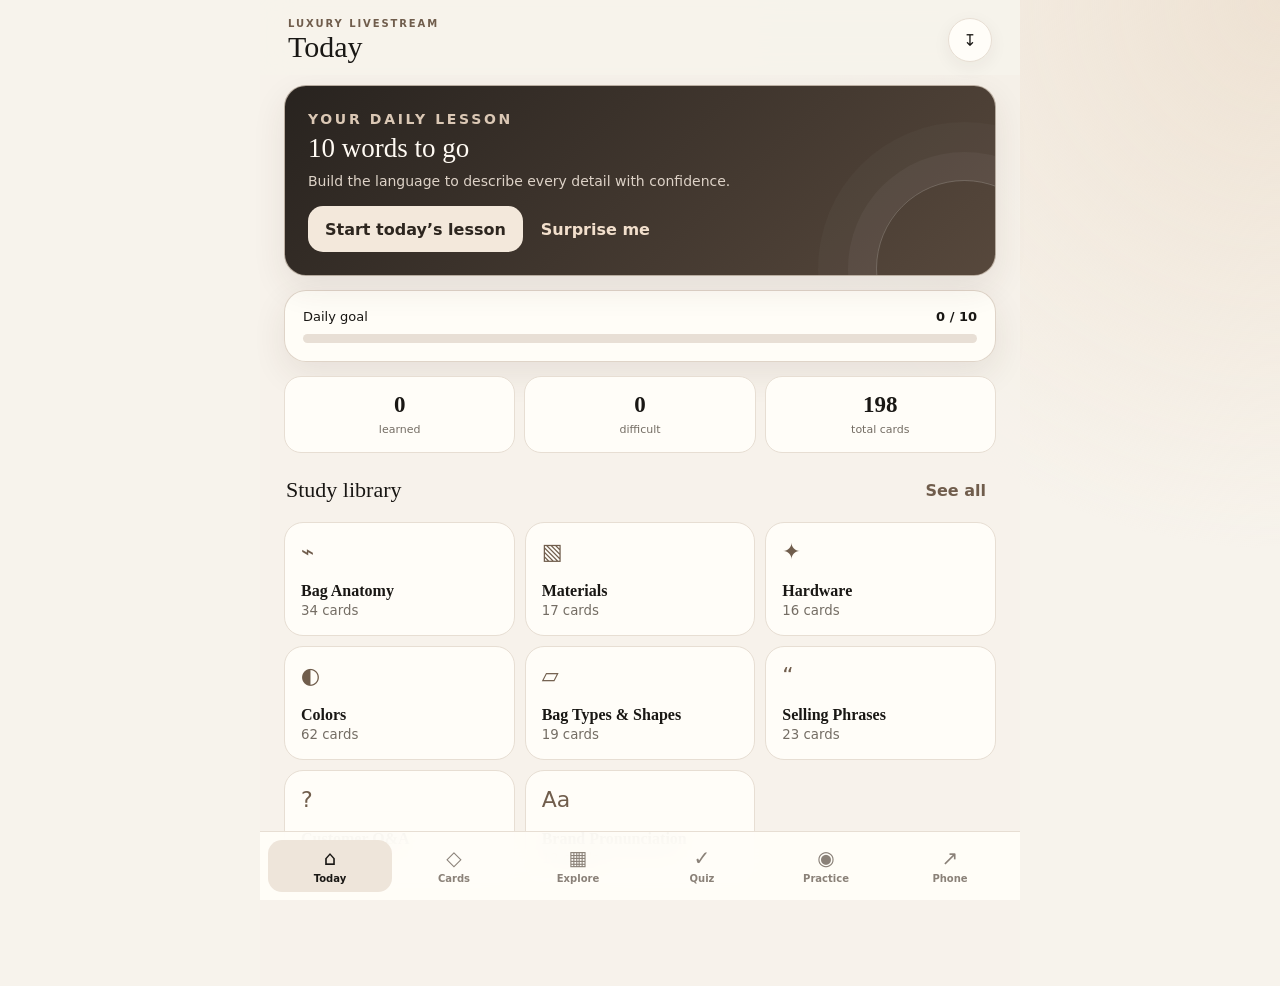
<file: index.html>
<!doctype html>
<html lang="en">
<head>
  <meta charset="UTF-8">
  <meta name="viewport" content="width=device-width, initial-scale=1, viewport-fit=cover">
  <meta name="theme-color" content="#a8927d">
  <meta name="description" content="Mobile English practice for luxury handbag livestream hosts.">
  <meta name="apple-mobile-web-app-capable" content="yes">
  <meta name="apple-mobile-web-app-status-bar-style" content="default">
  <meta name="apple-mobile-web-app-title" content="Luxury English">
  <link rel="manifest" href="manifest.json">
  <link rel="icon" href="icon.svg" type="image/svg+xml">
  <link rel="apple-touch-icon" href="icon.svg">
  <link rel="stylesheet" href="style.css">
  <title>Luxury English Academy</title>
</head>
<body>
  <div class="app-shell">
    <header class="topbar">
      <div>
        <p class="eyebrow">Luxury Livestream</p>
        <h1 id="viewTitle">Today</h1>
      </div>
      <button class="icon-btn" id="installBtn" aria-label="Install app" title="Install app" hidden>↧</button>
    </header>

    <main id="app" tabindex="-1"></main>

    <nav class="bottom-nav" aria-label="Main navigation">
      <button class="nav-item active" data-view="today"><span>⌂</span><small>Today</small></button>
      <button class="nav-item" data-view="cards"><span>◇</span><small>Cards</small></button>
      <button class="nav-item" data-view="explore"><span>▦</span><small>Explore</small></button>
      <button class="nav-item" data-view="quiz"><span>✓</span><small>Quiz</small></button>
      <button class="nav-item" data-view="live"><span>◉</span><small>Practice</small></button>
      <button class="nav-item" data-view="phone"><span>↗</span><small>Phone</small></button>
    </nav>
  </div>

  <div class="toast" id="toast" role="status" aria-live="polite"></div>
  <script src="app.js"></script>
</body>
</html>
</file>
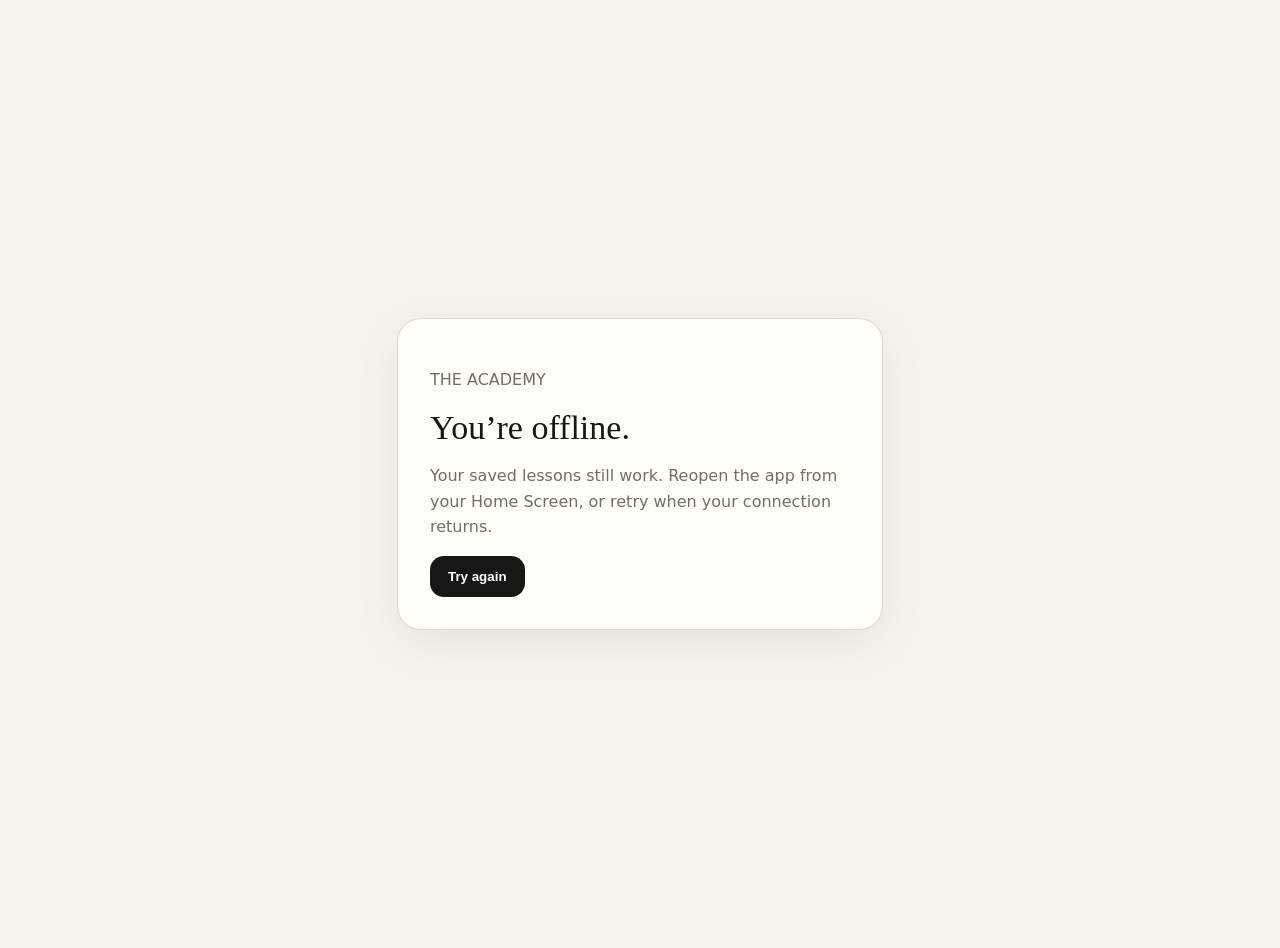
<file: offline.html>
<!doctype html><html lang="en"><head><meta charset="utf-8"><meta name="viewport" content="width=device-width,initial-scale=1"><meta name="theme-color" content="#a8927d"><title>Luxury English — Offline</title><style>body{margin:0;min-height:100vh;display:grid;place-items:center;background:#f7f3ec;color:#191714;font-family:system-ui;padding:24px}.card{max-width:420px;padding:32px;border:1px solid #e1d5c6;border-radius:24px;background:#fffdf8;box-shadow:0 14px 40px #5b463018}h1{font:34px Georgia;margin:0 0 12px}p{color:#746d64;line-height:1.6}button{border:0;border-radius:14px;background:#191714;color:white;padding:13px 18px;font-weight:700}</style></head><body><div class="card"><p>THE ACADEMY</p><h1>You’re offline.</h1><p>Your saved lessons still work. Reopen the app from your Home Screen, or retry when your connection returns.</p><button onclick="location.reload()">Try again</button></div></body></html>
</file>
<file: style.css>
:root {
  --ivory: #f7f3ec;
  --paper: #fffdf8;
  --ink: #191714;
  --muted: #746d64;
  --taupe: #a8927d;
  --taupe-dark: #705d4c;
  --sand: #e5d8c8;
  --line: #e7ded3;
  --success: #516c57;
  --danger: #a75243;
  --shadow: 0 12px 34px rgba(63, 48, 35, .09);
  --radius: 22px;
}

* { box-sizing: border-box; }
html { background: var(--ivory); color: var(--ink); font-family: Inter, ui-sans-serif, system-ui, -apple-system, BlinkMacSystemFont, "Segoe UI", sans-serif; }
body { margin: 0; min-height: 100vh; background: radial-gradient(circle at 100% 0, #eee2d3 0, transparent 34%), var(--ivory); }
button, input, select { font: inherit; }
button { color: inherit; }
.app-shell { width: min(100%, 760px); min-height: 100vh; margin: 0 auto; position: relative; background: rgba(247,243,236,.72); }
.topbar { position: sticky; top: 0; z-index: 20; display: flex; align-items: center; justify-content: space-between; padding: calc(18px + env(safe-area-inset-top)) 20px 13px; background: rgba(247,243,236,.9); backdrop-filter: blur(16px); }
.eyebrow { margin: 0 0 3px; color: var(--taupe-dark); font-size: 10px; font-weight: 800; letter-spacing: .19em; text-transform: uppercase; }
h1, h2, h3, p { margin-top: 0; }
h1 { margin-bottom: 0; font-family: Georgia, "Times New Roman", serif; font-size: 30px; line-height: 1; font-weight: 500; }
h2 { margin-bottom: 8px; font-family: Georgia, "Times New Roman", serif; font-size: 27px; font-weight: 500; line-height: 1.12; }
h3 { margin-bottom: 7px; font-size: 16px; }
.icon-btn, .round-btn { border: 1px solid var(--line); background: var(--paper); border-radius: 50%; width: 44px; height: 44px; display: grid; place-items: center; box-shadow: 0 5px 18px rgba(45,35,25,.06); cursor: pointer; }
main { padding: 10px 16px calc(102px + env(safe-area-inset-bottom)); }
.stack { display: grid; gap: 14px; }
.card { border: 1px solid rgba(215,203,189,.8); background: rgba(255,253,248,.94); border-radius: var(--radius); padding: 18px; box-shadow: var(--shadow); }
.hero { padding: 23px; overflow: hidden; position: relative; background: linear-gradient(138deg, #28231f, #57483c); color: #fffaf3; }
.hero::after { content: ""; position: absolute; width: 175px; height: 175px; right: -58px; bottom: -82px; border: 1px solid rgba(255,255,255,.2); border-radius: 50%; box-shadow: 0 0 0 28px rgba(255,255,255,.04), 0 0 0 58px rgba(255,255,255,.025); }
.hero .eyebrow { color: #dbc8b5; }
.hero p { color: #ddd2c7; max-width: 85%; font-size: 14px; line-height: 1.5; }
.hero-actions { display: flex; gap: 10px; position: relative; z-index: 1; }
.primary, .secondary, .chip, .answer-btn { min-height: 46px; border: 0; border-radius: 15px; padding: 12px 17px; font-weight: 750; cursor: pointer; }
.primary { background: var(--ink); color: white; }
.hero .primary { background: #f3e8db; color: #2d261f; }
.secondary { background: var(--sand); color: #392f27; }
.text-btn { border: 0; background: transparent; color: var(--taupe-dark); font-weight: 750; padding: 8px; cursor: pointer; }
.progress-head, .row, .section-head { display: flex; align-items: center; justify-content: space-between; gap: 12px; }
.progress-head p, .progress-head strong { margin: 0; font-size: 13px; }
.progress-track { height: 9px; margin-top: 10px; border-radius: 99px; background: #e8dfd5; overflow: hidden; }
.progress-fill { height: 100%; background: linear-gradient(90deg, var(--taupe), #806957); border-radius: inherit; transition: width .35s ease; }
.stat-grid { display: grid; grid-template-columns: repeat(3, 1fr); gap: 9px; }
.stat { padding: 15px 9px; text-align: center; border-radius: 17px; background: var(--paper); border: 1px solid var(--line); }
.stat strong { display: block; font-family: Georgia, serif; font-size: 23px; }
.stat small { color: var(--muted); font-size: 11px; }
.section-head { margin: 6px 2px 0; }
.section-head h2 { margin: 0; font-size: 22px; }
.category-grid { display: grid; grid-template-columns: 1fr 1fr; gap: 10px; }
.category-card { min-height: 108px; border: 1px solid var(--line); border-radius: 19px; padding: 16px; text-align: left; background: var(--paper); cursor: pointer; }
.category-card .cat-icon { display: block; margin-bottom: 18px; color: var(--taupe-dark); font-size: 22px; }
.category-card strong { display: block; font-family: Georgia, serif; font-size: 16px; }
.category-card small { color: var(--muted); }
.search-box { position: relative; }
.search-box input { width: 100%; height: 50px; padding: 0 45px 0 42px; border: 1px solid var(--line); border-radius: 16px; background: var(--paper); outline: none; }
.search-box input:focus { border-color: var(--taupe); box-shadow: 0 0 0 3px rgba(168,146,125,.16); }
.search-box::before { content: "⌕"; position: absolute; left: 15px; top: 12px; color: var(--muted); font-size: 21px; }
.filter-row { display: flex; gap: 8px; overflow-x: auto; scrollbar-width: none; padding: 1px 0 5px; }
.filter-row::-webkit-scrollbar { display: none; }
.chip { flex: 0 0 auto; min-height: 38px; padding: 9px 13px; border: 1px solid var(--line); background: var(--paper); color: var(--muted); font-size: 12px; }
.chip.active { background: var(--ink); color: #fff; border-color: var(--ink); }
.flashcard { min-height: 440px; padding: 0; overflow: hidden; perspective: 1200px; position: relative; touch-action: pan-y; }
.card-top { display: flex; justify-content: space-between; padding: 16px 17px 0; }
.badge { display: inline-flex; padding: 6px 10px; background: #eee4d8; border-radius: 99px; color: var(--taupe-dark); font-size: 10px; font-weight: 800; letter-spacing: .06em; text-transform: uppercase; }
.star { border: 0; background: transparent; font-size: 25px; color: #b8aa9c; cursor: pointer; }
.star.active { color: #b78a32; }
.word-block { padding: 37px 22px 29px; text-align: center; }
.word-block h2 { margin: 0 0 8px; font-size: clamp(34px, 10vw, 52px); overflow-wrap: anywhere; }
.pronunciation { color: var(--taupe-dark); font-weight: 700; letter-spacing: .03em; }
.meaning { margin: 12px 0 0; font-size: 20px; }
.details { border-top: 1px solid var(--line); padding: 19px; background: #fbf7f1; }
.details p { margin-bottom: 13px; color: #4d4741; font-size: 14px; line-height: 1.55; }
.example { padding-left: 13px; border-left: 2px solid var(--sand); }
.qa-mini { padding: 13px; background: #eee6dc; border-radius: 13px; }
.qa-mini b { display: block; margin-bottom: 4px; color: var(--taupe-dark); font-size: 11px; text-transform: uppercase; }
.card-actions { display: grid; grid-template-columns: 48px 1fr 48px; gap: 9px; }
.counter { text-align: center; color: var(--muted); font-size: 12px; }
.empty { padding: 44px 18px; text-align: center; color: var(--muted); }
.tabs { display: flex; padding: 4px; background: #e9e0d6; border-radius: 16px; overflow-x: auto; }
.tabs button { flex: 1 0 auto; min-height: 40px; border: 0; border-radius: 12px; background: transparent; padding: 8px 13px; font-size: 12px; font-weight: 750; color: var(--muted); cursor: pointer; }
.tabs button.active { color: var(--ink); background: var(--paper); box-shadow: 0 3px 9px rgba(43,31,20,.08); }
.anatomy-wrap { position: relative; min-height: 420px; padding: 16px 4px; overflow: hidden; }
.bag-svg { width: 100%; height: 315px; display: block; margin: 35px auto 0; }
.anatomy-label { position: absolute; z-index: 2; border: 1px solid #cab9a7; border-radius: 99px; padding: 6px 9px; background: rgba(255,253,248,.94); color: #5c4a3c; font-size: 10px; font-weight: 800; cursor: pointer; box-shadow: 0 3px 10px rgba(50,40,30,.08); }
.anatomy-label::after { content: ""; position: absolute; width: 18px; top: 50%; border-top: 1px solid #9d846e; }
.anatomy-label.left::after { left: 100%; }
.anatomy-label.right::after { right: 100%; }
.anatomy-label[data-part="handle"] { top: 24px; left: 25%; }
.anatomy-label[data-part="strap"] { top: 52px; right: 2%; }
.anatomy-label[data-part="flap"] { top: 139px; left: 1%; }
.anatomy-label[data-part="closure"] { top: 181px; right: 1%; }
.anatomy-label[data-part="hardware"] { top: 217px; left: 1%; }
.anatomy-label[data-part="body"] { top: 258px; right: 0; }
.anatomy-label[data-part="base"] { top: 324px; left: 4%; }
.anatomy-label[data-part="feet"] { top: 363px; right: 4%; }
.anatomy-label[data-part="zipper"] { top: 102px; left: 3%; }
.anatomy-label[data-part="lining"] { top: 101px; right: 2%; }
.anatomy-label[data-part="interior pocket"] { top: 301px; right: 1%; }
.anatomy-label[data-part="compartment"] { top: 299px; left: 1%; }
.swatch-grid { display: grid; grid-template-columns: repeat(2, 1fr); gap: 10px; }
.swatch-card { border: 1px solid var(--line); border-radius: 18px; background: var(--paper); padding: 9px; text-align: left; cursor: pointer; }
.swatch { height: 88px; border-radius: 12px; margin-bottom: 10px; border: 1px solid rgba(0,0,0,.08); }
.swatch-card strong, .swatch-card small { display: block; }
.swatch-card small { margin-top: 3px; color: var(--muted); }
.brand-list { display: grid; gap: 9px; }
.brand-row { padding: 15px; border: 1px solid var(--line); background: var(--paper); border-radius: 16px; }
.brand-row strong { font-family: Georgia, serif; font-size: 18px; }
.brand-row span { display: block; color: var(--taupe-dark); font-size: 13px; margin-top: 4px; }
.quiz-type { width: 100%; height: 48px; border: 1px solid var(--line); border-radius: 14px; padding: 0 13px; background: var(--paper); }
.quiz-card { min-height: 390px; display: flex; flex-direction: column; }
.quiz-kicker { color: var(--taupe-dark); font-size: 11px; font-weight: 800; letter-spacing: .08em; text-transform: uppercase; }
.quiz-question { margin: 14px 0 22px; font-family: Georgia, serif; font-size: 29px; line-height: 1.18; }
.quiz-swatch { height: 125px; border-radius: 18px; border: 1px solid var(--line); margin-bottom: 19px; }
.answers { display: grid; gap: 9px; margin-top: auto; }
.answer-btn { border: 1px solid var(--line); background: var(--paper); text-align: left; }
.answer-btn.correct { background: #dfe9df; border-color: #89a18d; }
.answer-btn.wrong { background: #f2dcda; border-color: #c78d83; }
.score-row { display: flex; gap: 8px; align-items: center; }
.score-pill { padding: 7px 11px; border-radius: 99px; background: #eee4d8; color: var(--taupe-dark); font-size: 12px; font-weight: 800; }
.prompt-card { padding: 25px; background: linear-gradient(145deg, #e4d5c4, #f8f1e7); }
.prompt-card blockquote { margin: 20px 0 0; font-family: Georgia, serif; font-size: 25px; line-height: 1.25; }
.checklist { display: grid; gap: 8px; }
.check-item { display: flex; gap: 11px; align-items: center; padding: 12px 2px; border-bottom: 1px solid var(--line); cursor: pointer; }
.check-item input { width: 21px; height: 21px; accent-color: var(--taupe-dark); }
.sample { border-left: 3px solid var(--taupe); padding: 2px 0 2px 15px; color: #4b443d; font-size: 15px; line-height: 1.65; }
.tip { padding: 13px; border-radius: 13px; background: #efe7dd; color: var(--muted); font-size: 13px; line-height: 1.45; }
.bottom-nav { position: fixed; z-index: 30; bottom: 0; left: 50%; transform: translateX(-50%); width: min(100%, 760px); display: grid; grid-template-columns: repeat(6, 1fr); padding: 8px 8px calc(8px + env(safe-area-inset-bottom)); background: rgba(255,253,248,.94); border-top: 1px solid var(--line); backdrop-filter: blur(17px); }
.nav-item { min-height: 52px; border: 0; background: transparent; border-radius: 14px; color: #8a8178; cursor: pointer; }
.nav-item span, .nav-item small { display: block; }
.nav-item span { font-size: 20px; line-height: 21px; }
.nav-item small { margin-top: 4px; font-size: 10px; font-weight: 700; }
.nav-item.active { background: #eee5da; color: var(--ink); }
.toast { position: fixed; z-index: 99; left: 50%; bottom: calc(87px + env(safe-area-inset-bottom)); transform: translate(-50%, 20px); min-width: 190px; max-width: calc(100% - 32px); padding: 12px 16px; border-radius: 13px; background: #211e1b; color: white; text-align: center; font-size: 13px; opacity: 0; pointer-events: none; transition: .25s ease; }
.toast.show { opacity: 1; transform: translate(-50%, 0); }
.hidden { display: none !important; }
.guide-intro { background: linear-gradient(145deg, #302923, #665343); color: #fffaf3; }
.guide-intro .eyebrow { color: #dbc8b5; }
.guide-intro p { color: #e8ddd2; line-height: 1.55; }
.guide-card { position: relative; overflow: hidden; }
.guide-card h2 { margin-bottom: 16px; }
.guide-number { position: absolute; top: 15px; right: 18px; color: #d9c8b7; font-family: Georgia, serif; font-size: 42px; line-height: 1; }
.guide-card ol { margin: 4px 0 0; padding-left: 24px; }
.guide-card li { padding: 9px 0 9px 5px; border-bottom: 1px solid var(--line); line-height: 1.4; }
.guide-card li:last-child { border-bottom: 0; }
.guide-card li span, .guide-card li small { display: block; }
.guide-card li span { font-weight: 700; }
.guide-card li small, .zh-copy { margin-top: 5px; color: var(--muted); font-size: 13px; line-height: 1.55; }
.warning-card { border-color: #ddc99e; background: #fffaf0; }

@media (min-width: 620px) {
  main { padding-inline: 24px; }
  .topbar { padding-inline: 28px; }
  .category-grid { grid-template-columns: repeat(3, 1fr); }
  .swatch-grid { grid-template-columns: repeat(3, 1fr); }
  .flashcard { min-height: 485px; }
}

@media (prefers-reduced-motion: reduce) { *, *::before, *::after { scroll-behavior: auto !important; transition: none !important; } }
</file>
